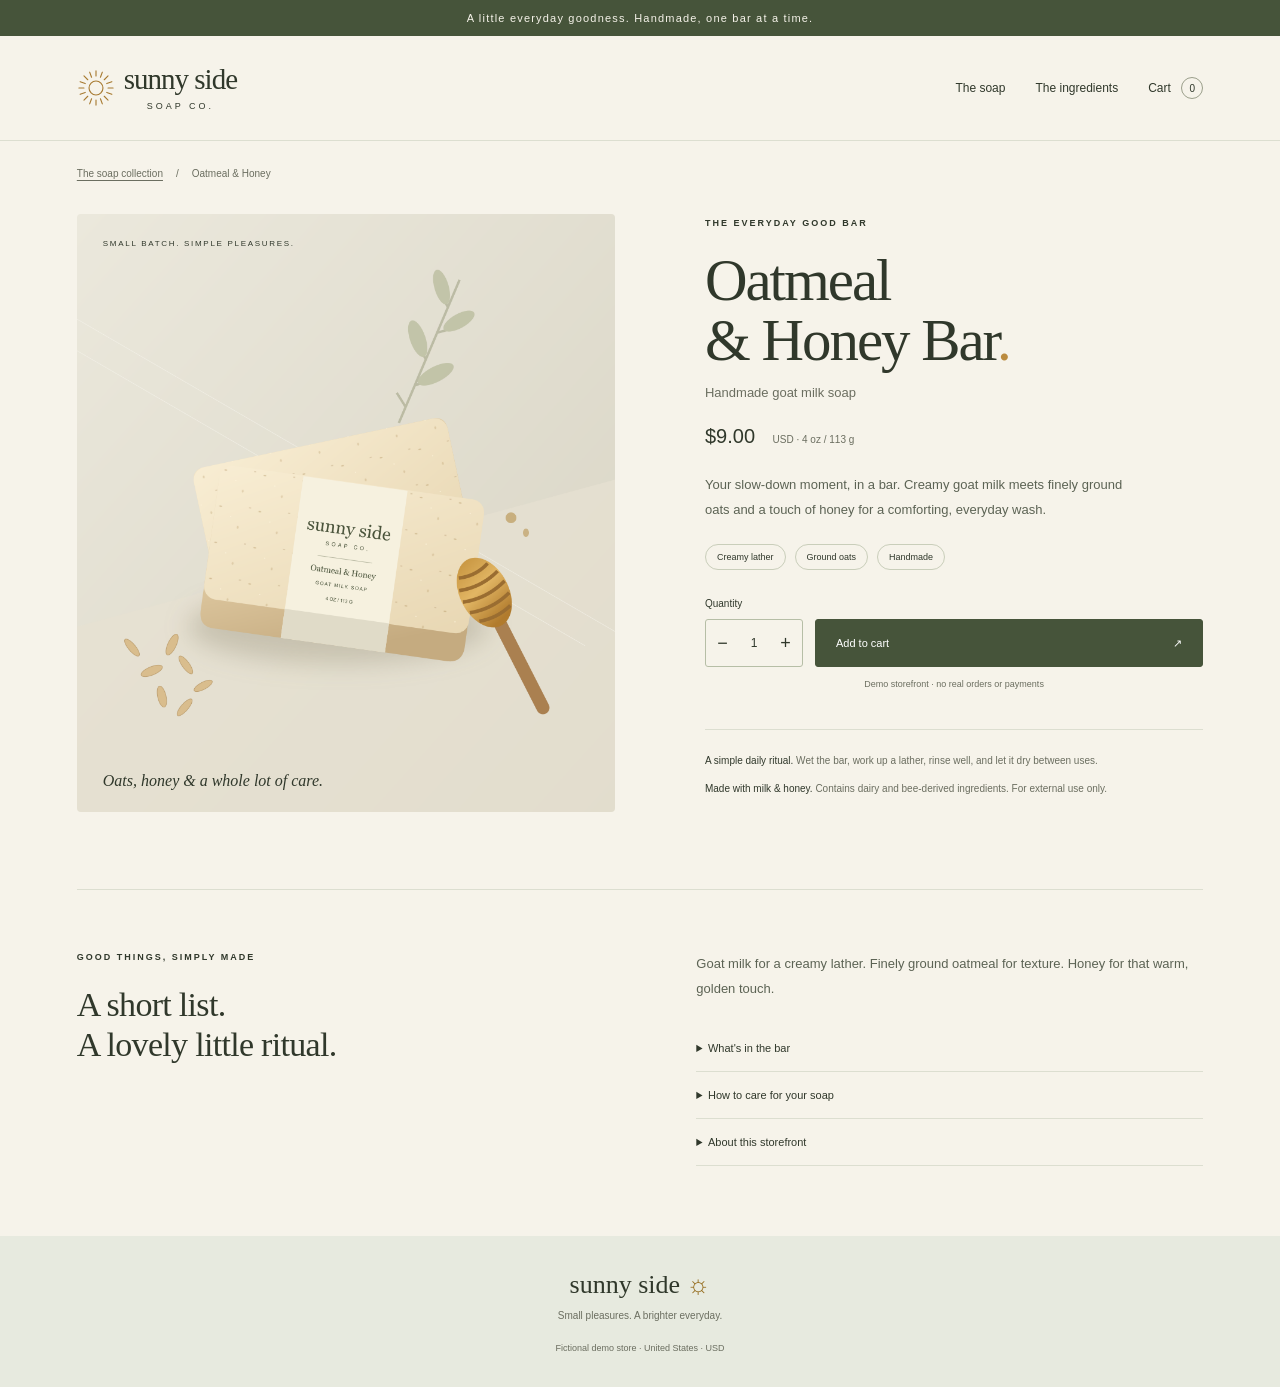
<file: index.html>
<!doctype html>
<html lang="en">
<head>
  <meta charset="utf-8">
  <meta name="viewport" content="width=device-width, initial-scale=1">
  <meta name="robots" content="noindex, nofollow">
  <title>Sunny Side Soap Co.</title>
  <meta http-equiv="refresh" content="0;url=products/oatmeal-honey-soap/">
  <script>location.replace('./products/oatmeal-honey-soap/' + location.search + location.hash);</script>
</head>
<body><p><a href="products/oatmeal-honey-soap/">Shop the Oatmeal &amp; Honey Bar</a></p></body>
</html>
</file>
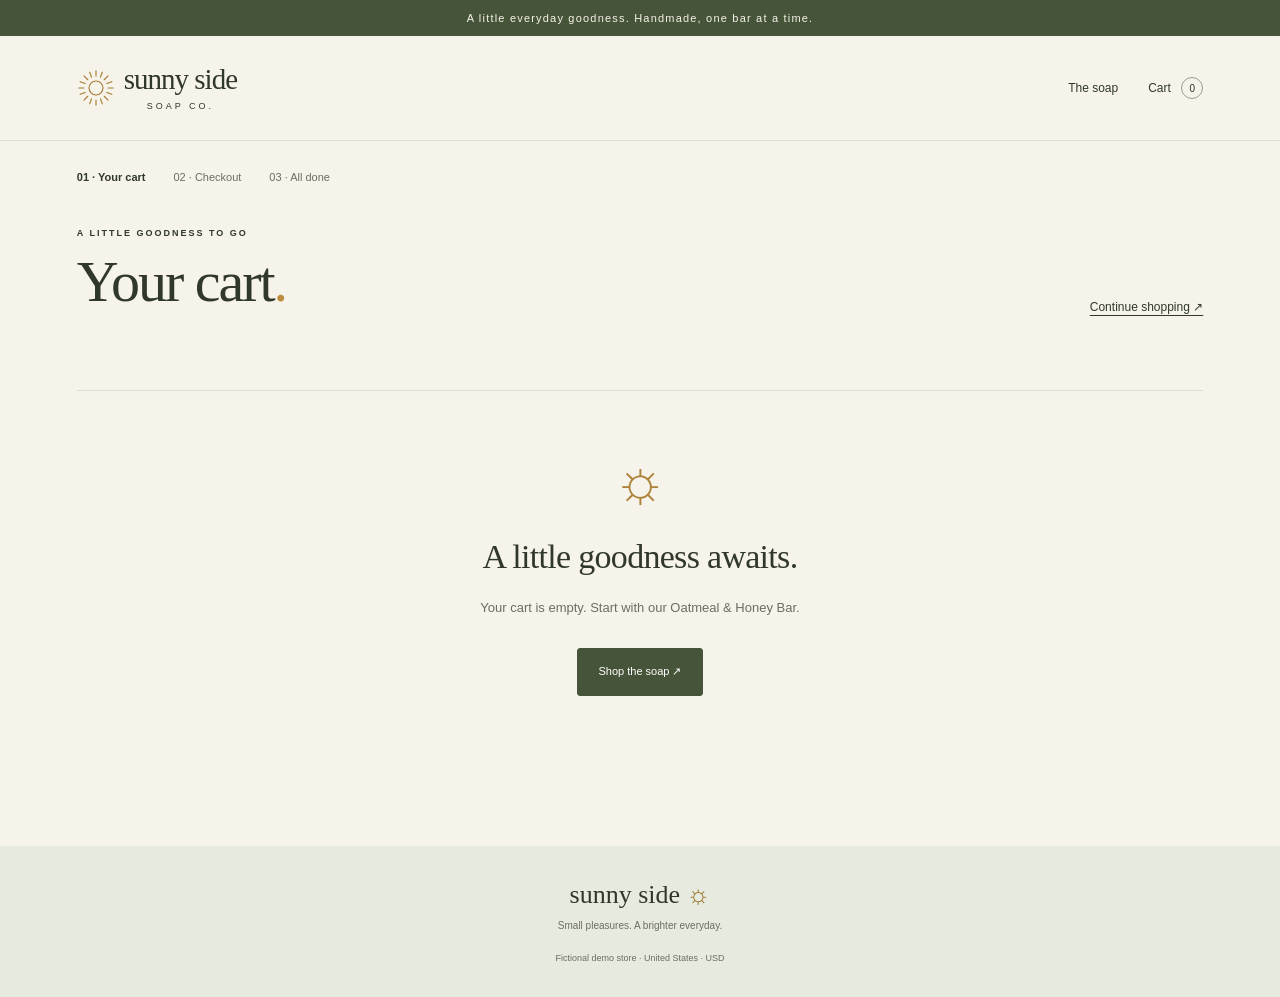
<file: cart/index.html>
<!doctype html>
<html lang="en">
<head>
  <meta charset="utf-8"><meta name="viewport" content="width=device-width, initial-scale=1"><meta name="robots" content="noindex, nofollow"><meta name="theme-color" content="#f6f3ea">
  <title>Your cart | Sunny Side Soap Co.</title>
  <link rel="icon" type="image/svg+xml" href="../assets/sun.svg"><link rel="stylesheet" href="../styles.css?v=cart-checkout-1"><script src="../store.js?v=cart-checkout-1" defer></script>
</head>
<body data-page="cart">
  <a class="skip" href="#main">Skip to content</a>
  <div class="announcement">A little everyday goodness. Handmade, one bar at a time.</div>
  <header class="header">
    <a class="wordmark" href="../" data-store-link aria-label="Sunny Side Soap Co. home"><img src="../assets/sun.svg" width="38" height="38" alt=""><span>sunny side<span class="wordmark-small">SOAP CO.</span></span></a>
    <nav aria-label="Main navigation"><a href="../products/oatmeal-honey-soap/" data-store-link>The soap</a><a class="bag-link" href="../cart/" data-store-link>Cart <span data-cart-count>0</span></a></nav>
  </header>
  <main class="commerce-main" id="main">
    <nav class="checkout-steps" aria-label="Order progress"><span aria-current="step">01 · Your cart</span><span>02 · Checkout</span><span>03 · All done</span></nav>

    <div class="commerce-heading"><div><p class="eyebrow">A LITTLE GOODNESS TO GO</p><h1>Your cart<span class="title-dot">.</span></h1></div><a class="text-link" href="../products/oatmeal-honey-soap/" data-store-link>Continue shopping ↗</a></div>
    <p id="cart-status" class="cart-status" data-store-status role="status" aria-live="polite"></p>
    <section class="empty-state" data-empty-cart>
      <span class="empty-sun" aria-hidden="true">☼</span><h2 id="empty-cart-title" tabindex="-1">A little goodness awaits.</h2><p>Your cart is empty. Start with our Oatmeal &amp; Honey Bar.</p><a class="primary button-link" href="../products/oatmeal-honey-soap/" data-store-link>Shop the soap ↗</a>
    </section>
    <div class="commerce-grid" data-cart-body hidden>
      <section class="cart-items" aria-label="Cart items">
        <div class="cart-table-heading"><span>PRODUCT</span><span>TOTAL</span></div>
        <article class="cart-item">
          <a class="cart-image" href="../products/oatmeal-honey-soap/" data-store-link><img src="../assets/oatmeal-honey-soap.png" width="900" height="1000" alt="Oatmeal &amp; Honey Bar"></a>
          <div class="cart-item-details"><p class="eyebrow">SUNNY SIDE SOAP CO.</p><h2><a href="../products/oatmeal-honey-soap/" data-store-link>Oatmeal &amp; Honey Bar</a></h2><p>Handmade goat milk soap · 4 oz</p><p>$9.00 USD each</p>
            <div class="cart-controls"><div class="quantity"><button id="cart-decrease" type="button" aria-label="Decrease cart quantity">−</button><input id="cart-quantity" type="number" inputmode="numeric" min="1" max="20" value="1" aria-label="Cart quantity"><button id="cart-increase" type="button" aria-label="Increase cart quantity">+</button></div><button class="text-button" id="remove-item" type="button">Remove</button></div>
          </div><p class="line-total" data-cart-total>$0.00</p>
        </article>
        <div class="cart-reassurance"><span aria-hidden="true">☼</span><p><strong>Good things come in small batches.</strong><br>Oats, honey, and a moment just for you.</p></div>
      </section>
      <aside class="order-summary" aria-labelledby="summary-title"><p class="eyebrow">THE GOOD STUFF</p><h2 id="summary-title">Order summary</h2><dl class="totals"><div><dt>Subtotal</dt><dd data-cart-total>$0.00</dd></div><div><dt>Shipping <span class="muted">(demo)</span></dt><dd>Complimentary</dd></div><div><dt>Tax <span class="muted">(demo)</span></dt><dd>$0.00</dd></div><div class="grand-total"><dt>Demo total</dt><dd><span data-cart-total>$0.00</span> <small>USD</small></dd></div></dl><a class="primary button-link wide" href="../checkout/" data-store-link>Continue to checkout ↗</a><p class="summary-note">This is a demo store. No real payment will be taken.</p></aside>
    </div>
    <noscript><p class="demo-banner">Enable JavaScript to use the demo cart and checkout.</p></noscript>
  </main>
  <footer><a class="footer-brand" href="../products/oatmeal-honey-soap/" data-store-link>sunny side<span aria-hidden="true"> ☼</span></a><p>Small pleasures. A brighter everyday.</p><small>Fictional demo store · United States · USD</small></footer>
</body>
</html>
</file>
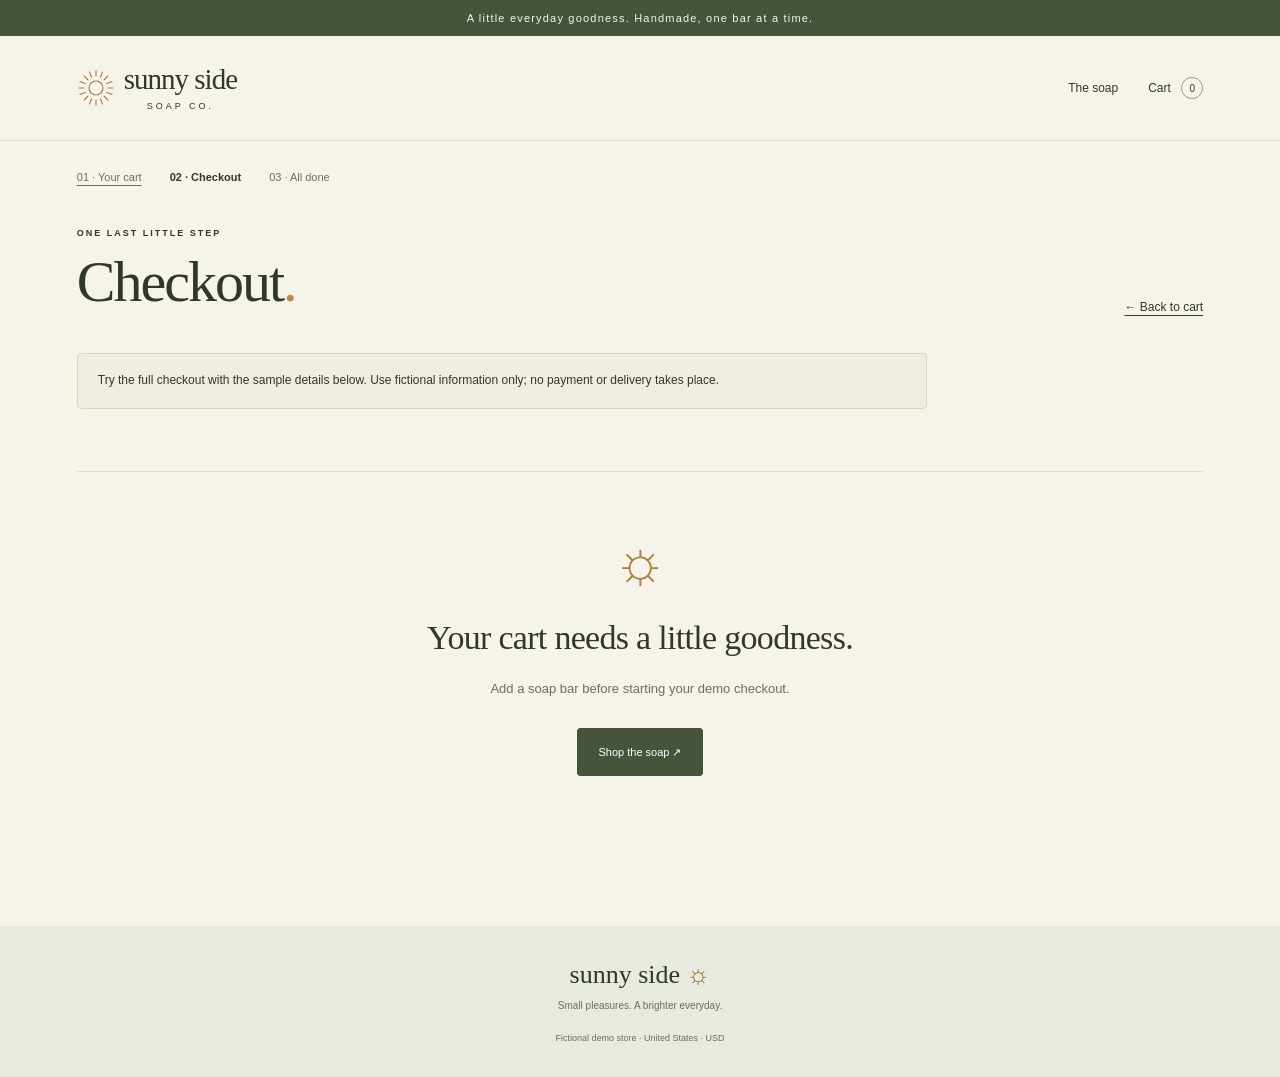
<file: checkout/index.html>
<!doctype html>
<html lang="en">
<head>
  <meta charset="utf-8"><meta name="viewport" content="width=device-width, initial-scale=1"><meta name="robots" content="noindex, nofollow"><meta name="theme-color" content="#f6f3ea">
  <title>Demo checkout | Sunny Side Soap Co.</title>
  <link rel="icon" type="image/svg+xml" href="../assets/sun.svg"><link rel="stylesheet" href="../styles.css?v=cart-checkout-1"><script src="../store.js?v=cart-checkout-1" defer></script>
</head>
<body data-page="checkout">
  <a class="skip" href="#main">Skip to content</a>
  <div class="announcement">A little everyday goodness. Handmade, one bar at a time.</div>
  <header class="header">
    <a class="wordmark" href="../" data-store-link aria-label="Sunny Side Soap Co. home"><img src="../assets/sun.svg" width="38" height="38" alt=""><span>sunny side<span class="wordmark-small">SOAP CO.</span></span></a>
    <nav aria-label="Main navigation"><a href="../products/oatmeal-honey-soap/" data-store-link>The soap</a><a class="bag-link" href="../cart/" data-store-link>Cart <span data-cart-count>0</span></a></nav>
  </header>
  <main class="commerce-main" id="main">
    <nav class="checkout-steps" aria-label="Order progress"><a href="../cart/" data-store-link>01 · Your cart</a><span aria-current="step">02 · Checkout</span><span>03 · All done</span></nav>

    <div class="commerce-heading"><div><p class="eyebrow">ONE LAST LITTLE STEP</p><h1>Checkout<span class="title-dot">.</span></h1></div><a class="text-link" href="../cart/" data-store-link>← Back to cart</a></div>
    <p class="demo-banner">Try the full checkout with the sample details below. Use fictional information only; no payment or delivery takes place.</p>
    <p class="cart-status" data-store-status role="status" aria-live="polite"></p>
    <section class="empty-state" data-empty-cart><span class="empty-sun" aria-hidden="true">☼</span><h2>Your cart needs a little goodness.</h2><p>Add a soap bar before starting your demo checkout.</p><a class="primary button-link" href="../products/oatmeal-honey-soap/" data-store-link>Shop the soap ↗</a></section>
    <div class="commerce-grid checkout-grid" data-cart-body hidden>
      <form id="checkout-form" autocomplete="off">
        <fieldset class="checkout-section"><legend><span>01</span> Contact</legend><label for="email">Email address</label><input id="email" type="email" value="alex@example.com" maxlength="100" required autocomplete="off"><p class="field-hint">Sample email only. No confirmation email will be sent.</p></fieldset>
        <fieldset class="checkout-section"><legend><span>02</span> Delivery details</legend><div class="field-grid"><div><label for="first-name">First name</label><input id="first-name" value="Alex" maxlength="50" required></div><div><label for="last-name">Last name</label><input id="last-name" value="Example" maxlength="50" required></div></div><label for="address">Street address</label><input id="address" value="123 Sample Lane" maxlength="120" required><div class="field-grid address-grid"><div><label for="city">City</label><input id="city" value="Portland" maxlength="60" required></div><div><label for="state">State</label><input id="state" value="OR" maxlength="2" pattern="[A-Za-z]{2}" title="Use a two-letter US state abbreviation" required></div><div><label for="zip">ZIP code</label><input id="zip" inputmode="numeric" value="97205" maxlength="10" pattern="[0-9]{5}(-[0-9]{4})?" title="Use a five-digit ZIP code" required></div></div><label for="country">Country</label><select id="country"><option>United States</option></select></fieldset>
        <fieldset class="checkout-section"><legend><span>03</span> Shipping</legend><div class="selected-option"><span class="option-check" aria-hidden="true">✓</span><div><strong>Standard delivery · demo</strong><p>Illustrative shipping option. Nothing will be shipped.</p></div><span>Free</span></div></fieldset>
        <fieldset class="checkout-section"><legend><span>04</span> Payment</legend><div class="selected-option"><span class="option-check" aria-hidden="true">✓</span><div><strong>Demo payment</strong><p>No card details needed. You will be charged $0.</p></div></div></fieldset>
        <button id="place-order" class="primary wide place-order" type="submit" disabled>Place demo order ↗</button><p class="summary-note">Creates a simulated order only. No purchase is made.</p>
      </form>
      <aside class="order-summary" aria-labelledby="summary-title"><p class="eyebrow">YOUR LITTLE EVERYDAY GOODNESS</p><h2 id="summary-title">Order summary</h2><div class="summary-product"><img src="../assets/oatmeal-honey-soap.png" width="90" height="100" alt="Oatmeal &amp; Honey Bar"><div><strong>Oatmeal &amp; Honey Bar</strong><p data-item-count>0 bars</p><p>4 oz · $9.00 each</p></div></div><dl class="totals"><div><dt>Subtotal</dt><dd data-cart-total>$0.00</dd></div><div><dt>Shipping <span class="muted">(demo)</span></dt><dd>Complimentary</dd></div><div><dt>Tax <span class="muted">(demo)</span></dt><dd>$0.00</dd></div><div class="grand-total"><dt>Demo total</dt><dd><span data-cart-total>$0.00</span> <small>USD</small></dd></div></dl><p class="summary-note">Your demo total is for illustration. No payment is collected.</p></aside>
    </div>
    <noscript><p class="demo-banner">Enable JavaScript to use the demo cart and checkout.</p></noscript>
  </main>
  <footer><a class="footer-brand" href="../products/oatmeal-honey-soap/" data-store-link>sunny side<span aria-hidden="true"> ☼</span></a><p>Small pleasures. A brighter everyday.</p><small>Fictional demo store · United States · USD</small></footer>
</body>
</html>
</file>
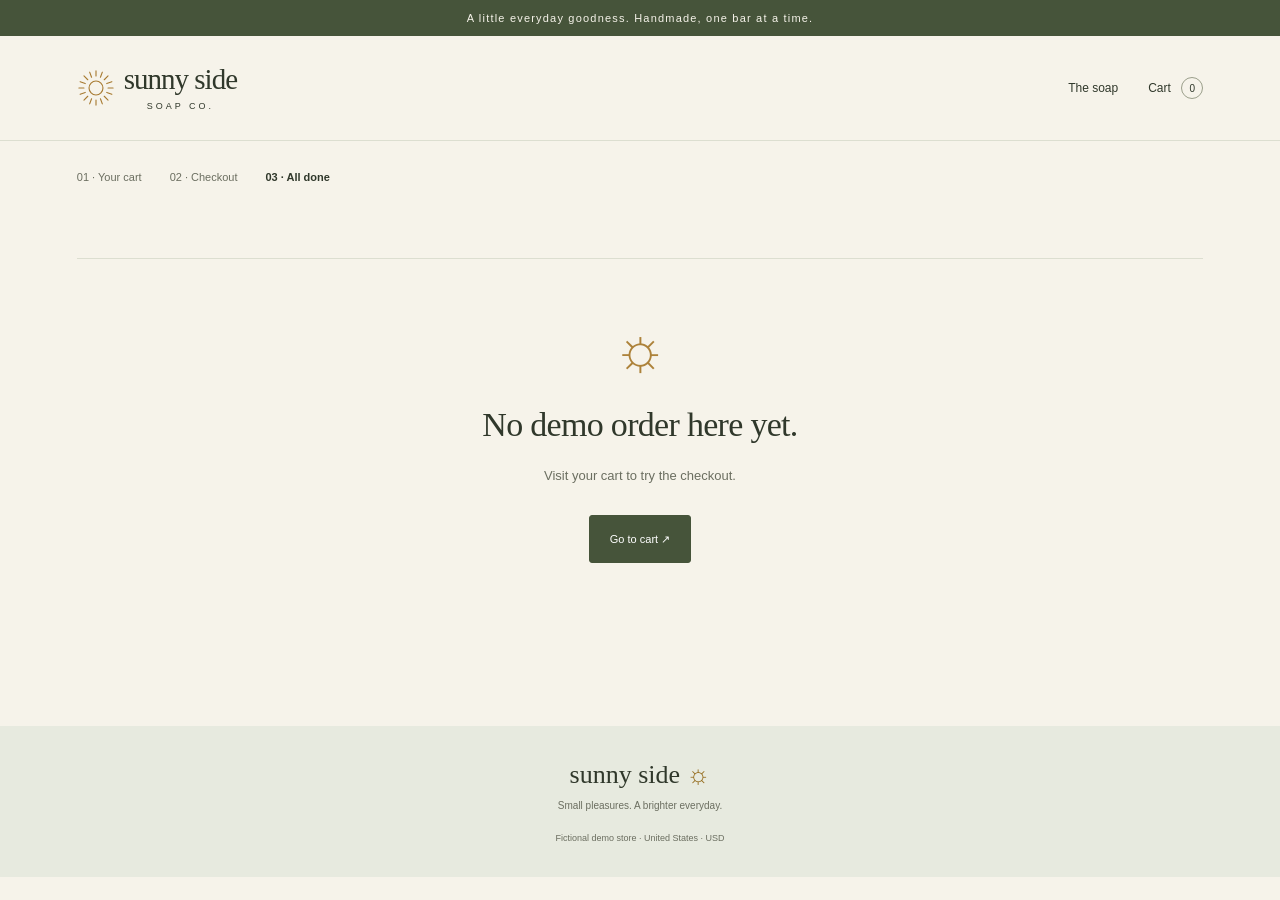
<file: order-confirmation/index.html>
<!doctype html>
<html lang="en">
<head>
  <meta charset="utf-8"><meta name="viewport" content="width=device-width, initial-scale=1"><meta name="robots" content="noindex, nofollow"><meta name="theme-color" content="#f6f3ea">
  <title>Demo order confirmation | Sunny Side Soap Co.</title>
  <link rel="icon" type="image/svg+xml" href="../assets/sun.svg"><link rel="stylesheet" href="../styles.css?v=cart-checkout-1"><script src="../store.js?v=cart-checkout-1" defer></script>
</head>
<body data-page="confirmation">
  <a class="skip" href="#main">Skip to content</a>
  <div class="announcement">A little everyday goodness. Handmade, one bar at a time.</div>
  <header class="header">
    <a class="wordmark" href="../" data-store-link aria-label="Sunny Side Soap Co. home"><img src="../assets/sun.svg" width="38" height="38" alt=""><span>sunny side<span class="wordmark-small">SOAP CO.</span></span></a>
    <nav aria-label="Main navigation"><a href="../products/oatmeal-honey-soap/" data-store-link>The soap</a><a class="bag-link" href="../cart/" data-store-link>Cart <span data-cart-count>0</span></a></nav>
  </header>
  <main class="commerce-main" id="main">
    <nav class="checkout-steps" aria-label="Order progress"><span>01 · Your cart</span><span>02 · Checkout</span><span aria-current="step">03 · All done</span></nav>

    <section class="confirmation-card" id="order-confirmed" hidden><div class="confirmation-mark" aria-hidden="true">✓</div><p class="eyebrow">A LITTLE PRACTICE. A LITTLE GOODNESS.</p><h1>Your demo order<br>is complete<span class="title-dot">.</span></h1><p class="confirmation-intro">Thanks for taking Sunny Side for a spin.</p><div class="receipt"><p>Demo order <strong id="order-number"></strong></p><div class="summary-product"><img src="../assets/oatmeal-honey-soap.png" width="90" height="100" alt="Oatmeal &amp; Honey Bar"><div><strong>Oatmeal &amp; Honey Bar</strong><p id="order-quantity"></p><p>4 oz · $9.00 each</p></div><strong id="order-total"></strong></div><p class="receipt-charge">Amount charged <strong>$0.00</strong></p></div><p class="summary-note">This is a simulated order. Nothing will be shipped, no email will be sent, and no payment has been collected.</p><a class="primary button-link" href="../products/oatmeal-honey-soap/" data-store-link>Back to the soap ↗</a></section>
    <section class="empty-state" id="no-order"><span class="empty-sun" aria-hidden="true">☼</span><h2>No demo order here yet.</h2><p>Visit your cart to try the checkout.</p><a class="primary button-link" href="../cart/" data-store-link>Go to cart ↗</a></section>
    <noscript><p class="demo-banner">Enable JavaScript to use the demo cart and checkout.</p></noscript>
  </main>
  <footer><a class="footer-brand" href="../products/oatmeal-honey-soap/" data-store-link>sunny side<span aria-hidden="true"> ☼</span></a><p>Small pleasures. A brighter everyday.</p><small>Fictional demo store · United States · USD</small></footer>
</body>
</html>
</file>
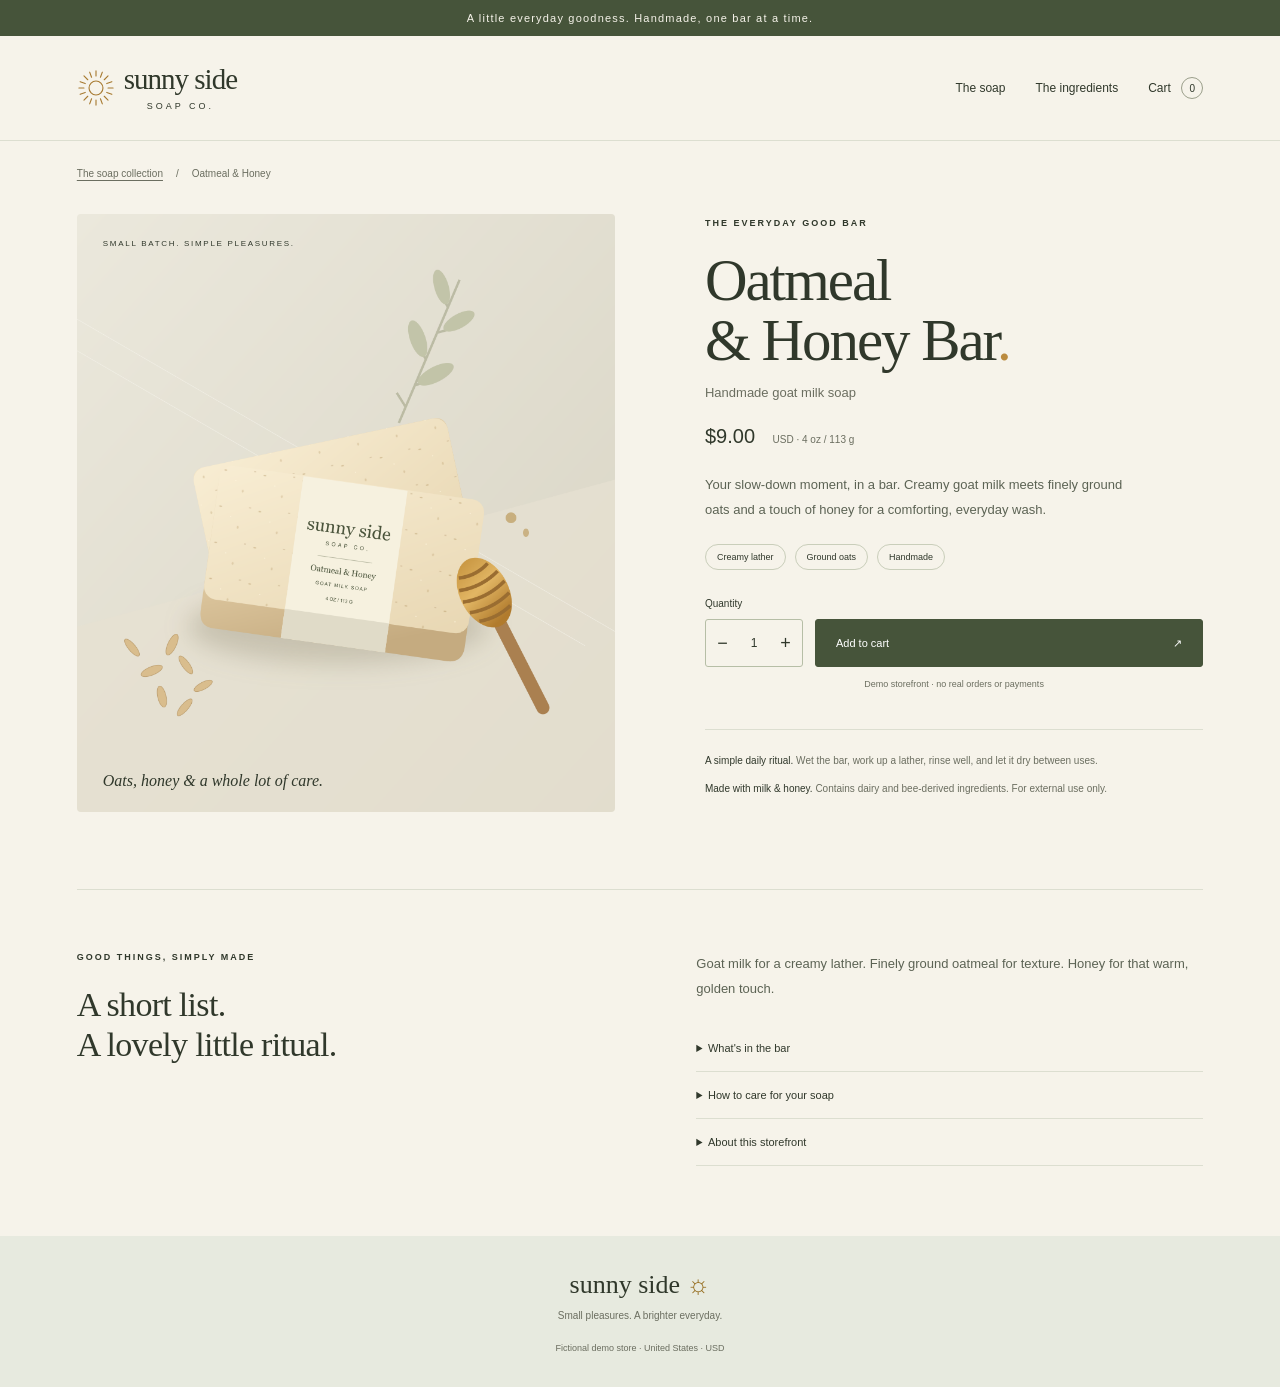
<file: products/oatmeal-honey-soap/index.html>
<!doctype html>
<html lang="en">
<head>
  <meta charset="utf-8">
  <script src="../../pixel-base.js"></script>
  <meta name="viewport" content="width=device-width, initial-scale=1">
  <meta name="robots" content="noindex, nofollow">
  <meta name="description" content="Meet Sunny Side's Oatmeal & Honey Bar: a handmade goat milk soap with finely ground oats, honey, and a creamy lather. $9 for a 4 oz bar. Demo storefront.">
  <meta name="theme-color" content="#f6f3ea">
  <meta property="og:type" content="product">
  <meta property="og:title" content="Oatmeal & Honey Bar | Sunny Side Soap Co.">
  <meta property="og:description" content="A little everyday goodness. Handmade goat milk soap with oats and honey. 4 oz · $9 USD. Demo storefront.">
  <meta property="og:image" content="https://dandzl.github.io/pixel-03-test-store/assets/oatmeal-honey-soap.png">
  <title>Oatmeal &amp; Honey Bar | Sunny Side Soap Co.</title>
  <link rel="icon" type="image/svg+xml" href="../../assets/sun.svg">
  <link rel="stylesheet" href="../../styles.css?v=cart-checkout-1">
  <script src="../../store.js?v=cart-checkout-1" defer></script>
  <script type="application/ld+json">
  {
    "@context": "https://schema.org",
    "@type": "Product",
    "name": "Oatmeal & Honey Bar",
    "description": "Illustrative demo product: handmade goat milk soap with finely ground oats and honey. One 4 oz / 113 g bar.",
    "image": "https://dandzl.github.io/pixel-03-test-store/assets/oatmeal-honey-soap.png",
    "brand": {"@type": "Brand", "name": "Sunny Side Soap Co."},
    "sku": "SS-OH-004",
    "offers": {
      "@type": "Offer",
      "url": "https://dandzl.github.io/pixel-03-test-store/products/oatmeal-honey-soap/",
      "priceCurrency": "USD",
      "price": "9.00",
      "availability": "https://schema.org/InStock"
    }
  }
  </script>
</head>
<body>
  <a class="skip" href="#product">Skip to product</a>
  <div class="announcement">A little everyday goodness. Handmade, one bar at a time.</div>
  <header class="header">
    <a class="wordmark" href="../../" data-store-link aria-label="Sunny Side Soap Co. home"><img src="../../assets/sun.svg" width="38" height="38" alt=""><span>sunny side<span class="wordmark-small">SOAP CO.</span></span></a>
    <nav aria-label="Main navigation"><a href="#product">The soap</a><a href="#ingredients">The ingredients</a><a class="bag-link" href="../../cart/" data-store-link>Cart <span data-cart-count>0</span></a></nav>
  </header>
  <main>
    <div class="breadcrumb"><a href="#product">The soap collection</a><span aria-hidden="true">/</span> Oatmeal &amp; Honey</div>
    <section class="product" id="product" aria-labelledby="product-title">
      <div class="product-visual">
        <span class="photo-label">SMALL BATCH. SIMPLE PLEASURES.</span>
        <img class="hero-image" src="../../assets/oatmeal-honey-soap.png" width="900" height="1000" alt="Illustration of two creamy oatmeal and honey soap bars, wrapped with a Sunny Side label, beside oats and a honey dipper.">
        <span class="visual-caption">Oats, honey &amp; a whole lot of care.</span>
      </div>
      <div class="product-copy">
        <p class="eyebrow">THE EVERYDAY GOOD BAR</p>
        <h1 id="product-title">Oatmeal<br>&amp; Honey Bar<span class="title-dot">.</span></h1>
        <p class="subtitle">Handmade goat milk soap</p>
        <p class="price">$9.00 <span>USD · 4 oz / 113 g</span></p>
        <p class="description">Your slow-down moment, in a bar. Creamy goat milk meets finely ground oats and a touch of honey for a comforting, everyday wash.</p>
        <div class="qualities"><span>Creamy lather</span><span>Ground oats</span><span>Handmade</span></div>
        <form id="add-form">
          <label class="quantity-label" for="quantity">Quantity</label>
          <div class="buy-row"><div class="quantity"><button type="button" id="decrease" aria-label="Decrease quantity">−</button><input id="quantity" name="quantity" type="number" inputmode="numeric" min="1" max="20" value="1" required aria-label="Quantity"><button type="button" id="increase" aria-label="Increase quantity">+</button></div><button class="primary" type="submit">Add to cart <span aria-hidden="true">↗</span></button></div>
        </form>
        <p class="demo-note">Demo storefront · no real orders or payments</p>
        <p id="cart-status" class="cart-status" data-store-status role="status" aria-live="polite"></p>
        <a id="view-cart" class="text-link" href="../../cart/" data-store-link hidden>View cart &amp; checkout →</a>
        <div class="product-facts"><p><strong>A simple daily ritual.</strong> Wet the bar, work up a lather, rinse well, and let it dry between uses.</p><p><strong>Made with milk &amp; honey.</strong> Contains dairy and bee-derived ingredients. For external use only.</p></div>
      </div>
    </section>
    <section class="ingredients" id="ingredients" aria-labelledby="ingredients-title">
      <div><p class="eyebrow">GOOD THINGS, SIMPLY MADE</p><h2 id="ingredients-title">A short list.<br>A lovely little ritual.</h2></div>
      <div class="ingredient-details"><p>Goat milk for a creamy lather. Finely ground oatmeal for texture. Honey for that warm, golden touch.</p><details><summary>What's in the bar</summary><p>Illustrative formula: olive oil, coconut oil, goat milk, shea butter, sodium hydroxide (used in soapmaking), finely ground oatmeal, and honey.</p></details><details><summary>How to care for your soap</summary><p>Keep your bar on a draining soap dish and let it dry between uses. Avoid contact with eyes; discontinue use if irritation occurs.</p></details><details><summary>About this storefront</summary><p>Sunny Side Soap Co. is a fictional demonstration brand. Product details and illustrations are sample content. Try the cart and checkout with sample details to create a simulated order. No real orders, shipping, or payments are processed.</p></details></div>
    </section>
  </main>
  <footer><a class="footer-brand" href="#product">sunny side<span aria-hidden="true"> ☼</span></a><p>Small pleasures. A brighter everyday.</p><small>Fictional demo store · United States · USD</small></footer>
</body>
</html>
</file>
<file: styles.css>
:root{--paper:#f6f3ea;--ink:#30382b;--olive:#46543a;--muted:#6b6e60;--line:#dcded0;--gold:#d8ab56;font-family:Arial,Helvetica,sans-serif;color:var(--ink);background:var(--paper);font-synthesis:none}
*{box-sizing:border-box}html{scroll-behavior:smooth;scroll-padding-top:24px}body{margin:0}a{color:inherit;text-decoration:none}button,input{font:inherit}button,a,summary{touch-action:manipulation}button{cursor:pointer}button:focus-visible,a:focus-visible,input:focus-visible,summary:focus-visible{outline:3px solid #aa6b25;outline-offset:5px}.skip{position:absolute;top:-100px;left:12px;z-index:20;background:white;padding:12px}.skip:focus{top:12px}.announcement{text-align:center;background:var(--olive);color:var(--paper);font-size:11px;letter-spacing:1.2px;padding:12px}.header{max-width:1440px;margin:auto;display:flex;align-items:center;justify-content:space-between;padding:29px 6%;border-bottom:1px solid var(--line)}.wordmark{display:flex;gap:9px;align-items:center;font-family:Georgia,serif;font-size:29px;letter-spacing:-1px;line-height:1}.wordmark-small{display:block;font:9px Arial,sans-serif;letter-spacing:3px;text-align:center;margin-top:7px}.header nav{display:flex;gap:30px;align-items:center;font-size:12px}.bag-link{background:none;border:0;color:var(--ink);padding:8px 0}.bag-link span{display:inline-grid;place-items:center;border:1px solid #9b9f8b;border-radius:50%;width:22px;height:22px;margin-left:7px;font-size:10px}main{max-width:1440px;margin:auto;padding:0 6%}.breadcrumb{display:flex;gap:13px;font-size:10px;color:var(--muted);padding:27px 0}.breadcrumb a{text-decoration:underline;text-underline-offset:3px}.product{display:grid;grid-template-columns:1.08fr 1fr;gap:8%;padding-bottom:70px;align-items:center}.product-visual{position:relative;background:#e7e3d6;border-radius:4px;overflow:hidden}.hero-image{width:100%;height:auto;display:block}.photo-label{position:absolute;top:25px;left:26px;font-size:8px;letter-spacing:1.7px;z-index:1}.visual-caption{position:absolute;bottom:22px;left:26px;font:italic 16px Georgia,serif}.eyebrow{font-size:9px;font-weight:600;letter-spacing:2px;margin:0 0 23px}.product-copy{padding:12px 0}h1{font:normal clamp(43px,4.6vw,69px)/1.02 Georgia,'Times New Roman',serif;letter-spacing:-2px;margin:0 0 14px}.title-dot{color:#bb8b3f}.subtitle{font-size:13px;color:var(--muted);margin:0 0 25px}.price{font-size:20px;margin:0 0 25px}.price span{font-size:10px;color:var(--muted);margin-left:12px}.description{font-size:13px;line-height:1.9;max-width:420px;color:#5c6354;margin:0 0 22px}.qualities{display:flex;gap:9px;flex-wrap:wrap;margin:0 0 28px}.qualities span{font-size:9px;border:1px solid #c9ceba;border-radius:20px;padding:7px 11px}.quantity-label{display:block;font-size:10px;margin-bottom:10px}.buy-row{display:flex;gap:12px}.quantity{display:flex;border:1px solid #b6bea6;border-radius:3px;height:48px;flex-shrink:0}.quantity button{width:33px;background:transparent;border:0;font-size:18px;color:var(--ink)}.quantity input{appearance:textfield;-moz-appearance:textfield;border:0;background:transparent;width:30px;min-width:0;text-align:center;color:var(--ink);font-size:12px}.quantity input::-webkit-inner-spin-button,.quantity input::-webkit-outer-spin-button{appearance:none;margin:0}.primary{border:1px solid var(--olive);border-radius:3px;background:var(--olive);color:#fff;padding:15px 20px;min-height:48px;font-size:11px}.buy-row .primary{flex:1;display:flex;justify-content:space-between;align-items:center}.primary:hover{background:#34412b}.demo-note{font-size:9px;text-align:center;color:var(--muted);margin:12px 0}.cart-status{font-size:11px;line-height:1.5;min-height:17px}.product-facts{border-top:1px solid var(--line);margin-top:8px;padding-top:12px}.product-facts p{font-size:10px;line-height:1.9;color:var(--muted);margin:9px 0}.product-facts strong{color:var(--ink);font-weight:500}.ingredients{border-top:1px solid var(--line);padding:62px 0 70px;display:grid;grid-template-columns:1fr 1fr;gap:10%}h2{font:normal 34px/1.15 Georgia,serif;letter-spacing:-.7px;margin:0}.ingredient-details>p{font-size:13px;line-height:1.9;color:#5c6354;margin:0 0 23px}details{border-bottom:1px solid var(--line);font-size:11px}summary{cursor:pointer;padding:17px 0}details p{font-size:12px;line-height:1.8;color:var(--muted);margin:0 0 20px}footer{background:#e7eadf;padding:34px 6%;text-align:center}.footer-brand{font:26px Georgia,serif}.footer-brand span{color:#926817}footer p{font-size:10px;color:var(--muted)}footer small{display:block;margin-top:22px;font-size:9px;color:var(--muted)}dialog{width:min(440px,90vw);border:1px solid var(--line);border-radius:8px;background:var(--paper);color:var(--ink);padding:25px}dialog::backdrop{background:#17201070}.dialog-heading{display:flex;align-items:center;justify-content:space-between;border-bottom:1px solid var(--line);padding-bottom:20px}.dialog-heading h2{font-size:28px}.close{font-size:26px;background:none;border:0;color:var(--ink)}#bag-content{font-size:13px;line-height:1.9;padding:15px 0}.bag-notice{font-size:11px;line-height:1.8;color:var(--muted)}dialog>.primary{width:100%;margin-top:12px}
@media(min-width:1441px){.product-copy{max-width:450px}}@media(max-width:760px){.header{padding:22px 6%}.header nav{gap:17px}.header nav>a{display:none}.wordmark{font-size:25px}.announcement{font-size:9px;letter-spacing:.6px}.breadcrumb{padding:22px 0;font-size:9px}.product{grid-template-columns:1fr;gap:28px;padding-bottom:40px}.product-visual{max-height:580px}.hero-image{aspect-ratio:1/1;object-fit:cover}.photo-label{top:22px;left:22px}.visual-caption{left:22px;font-size:14px}.product-copy{padding:0 1px}h1{font-size:51px}.eyebrow{margin-bottom:18px}.description{max-width:none;font-size:14px}.subtitle{font-size:14px}.price span{font-size:11px}.qualities span{font-size:11px}.product-facts p{font-size:12px}.quantity-label{font-size:12px}.demo-note{font-size:11px}.primary{font-size:13px}.ingredients{grid-template-columns:1fr;gap:27px;padding:36px 0 45px}.ingredient-details>p{font-size:14px}details{font-size:13px}.cart-status{font-size:12px}h2{font-size:32px}}@media(prefers-reduced-motion:reduce){html{scroll-behavior:auto}}

/* Demo cart and checkout */
[hidden]{display:none!important}.header nav .bag-link{display:block}.text-link,.text-button{font-size:12px;text-decoration:underline;text-underline-offset:4px;line-height:1.6}.text-button{padding:8px 0;border:0;background:none;color:var(--muted)}.button-link{display:inline-flex;align-items:center;justify-content:center;text-align:center;gap:16px}.wide{width:100%}.commerce-main{min-height:65vh;padding-bottom:80px}.checkout-steps{display:flex;gap:28px;padding:30px 0 45px;font-size:11px;color:var(--muted)}.checkout-steps [aria-current]{color:var(--ink);font-weight:600}.checkout-steps a{text-decoration:underline;text-underline-offset:4px}.commerce-heading{display:flex;align-items:flex-end;justify-content:space-between;gap:24px;margin-bottom:18px}.commerce-heading h1{font-size:58px}.commerce-heading .eyebrow{margin-bottom:14px}.commerce-heading .text-link{margin-bottom:8px}.commerce-grid{display:grid;grid-template-columns:minmax(0,1.65fr) minmax(310px,1fr);gap:7%;align-items:start;margin-top:16px}.cart-table-heading{display:flex;justify-content:space-between;border-bottom:1px solid var(--line);padding:0 0 17px;font-size:9px;letter-spacing:1.6px;color:var(--muted)}.cart-item{display:grid;grid-template-columns:130px minmax(0,1fr) auto;gap:24px;padding:25px 0;border-bottom:1px solid var(--line)}.cart-image img{width:130px;height:156px;object-fit:cover;border-radius:4px}.cart-item-details .eyebrow{font-size:8px;margin:5px 0 12px}.cart-item-details h2{font-size:23px;line-height:1.2;letter-spacing:-.3px}.cart-item-details>p:not(.eyebrow){font-size:11px;color:var(--muted);line-height:1.6;margin:9px 0}.cart-controls{display:flex;align-items:center;gap:20px;margin-top:16px}.line-total{font-size:15px;margin:4px 0;white-space:nowrap}.cart-reassurance{display:flex;align-items:center;gap:16px;margin-top:24px;padding:20px;background:#edf0e5;border-radius:4px}.cart-reassurance>span{font-size:32px;color:#9a7638}.cart-reassurance p{font-size:11px;line-height:1.9;margin:0;color:var(--muted)}.cart-reassurance strong{font-weight:500;color:var(--ink)}.order-summary{position:sticky;top:24px;border:1px solid #d6dbc9;background:#eff1e8;border-radius:5px;padding:28px}.order-summary .eyebrow{font-size:8px;line-height:1.6;margin-bottom:14px}.order-summary h2{font-size:28px}.totals{margin:28px 0 24px;font-size:12px}.totals>div{display:flex;justify-content:space-between;gap:18px;margin:18px 0}.totals dd{margin:0;text-align:right}.muted{color:var(--muted);font-size:10px}.totals .grand-total{border-top:1px solid #d4dac7;padding-top:23px;margin-top:25px;font-size:16px;align-items:center}.grand-total dd{font-size:22px}.grand-total small{font-size:9px;color:var(--muted)}.summary-note{font-size:11px;line-height:1.8;color:var(--muted);text-align:center;margin:16px 0 0}.empty-state{text-align:center;padding:55px 20px 70px;border-top:1px solid var(--line);margin-top:30px}.empty-sun{display:block;color:#ad823a;font-size:60px;margin:0 0 22px}.empty-state p{font-size:13px;color:var(--muted);line-height:1.8;margin:20px 0 28px}.empty-state h2:focus{outline:none}.demo-banner{border:1px solid #d9d6bf;background:#f0eddf;border-radius:4px;font-size:12px;line-height:1.8;padding:16px 20px;max-width:850px;margin:28px 0 15px}.checkout-grid{margin-top:15px}.checkout-section{border:0;border-bottom:1px solid var(--line);padding:0 0 28px;margin:0 0 28px;min-width:0}.checkout-section legend{font:24px Georgia,serif;margin-bottom:24px;padding:0;display:flex;align-items:center;gap:12px}.checkout-section legend>span{font:10px Arial,sans-serif;color:#7b856b;border:1px solid #c9cfbd;border-radius:50%;width:27px;height:27px;display:inline-grid;place-items:center}.checkout-section label{display:block;font-size:11px;margin:0 0 9px}.checkout-section input,.checkout-section select{width:100%;min-width:0;border:1px solid #c3cab6;border-radius:4px;background:#fbfaf5;color:var(--ink);font:13px Arial,sans-serif;padding:13px 14px;margin:0 0 20px;min-height:45px}.checkout-section input:user-invalid{border-color:#a33c27}.checkout-section .field-hint{font-size:10px;line-height:1.7;color:var(--muted);margin:-7px 0 0}.field-grid{display:grid;grid-template-columns:1fr 1fr;gap:16px}.address-grid{grid-template-columns:1.5fr .6fr 1fr}.selected-option{display:flex;align-items:center;gap:13px;padding:18px;border:1px solid #c5cfb8;border-radius:4px;background:#eff1e8;font-size:11px}.selected-option>div{flex:1}.selected-option strong{font-weight:500}.selected-option p{font-size:11px;color:var(--muted);line-height:1.7;margin:7px 0 0}.option-check{display:grid;place-items:center;width:19px;height:19px;background:var(--olive);color:#fff;border-radius:50%;font-size:11px;flex-shrink:0}.place-order{font-size:13px}.primary:disabled,.quantity button:disabled{opacity:.45;cursor:not-allowed}.summary-product{display:flex;align-items:center;gap:15px;padding:25px 0;border-bottom:1px solid #d4dac7}.summary-product img{width:70px;height:82px;object-fit:cover;border-radius:4px;flex-shrink:0}.summary-product strong{font-size:12px;font-weight:500;line-height:1.6}.summary-product p{font-size:10px;color:var(--muted);margin:7px 0}.confirmation-card{max-width:720px;margin:10px auto 0;text-align:center}.confirmation-mark{margin:0 auto 28px;display:grid;place-items:center;border:1px solid #bbc9a9;border-radius:50%;background:#e8eddf;width:62px;height:62px;font-size:25px;color:var(--olive)}.confirmation-card h1{font-size:55px}.confirmation-intro{font-size:14px;color:var(--muted);line-height:1.8}.receipt{max-width:530px;text-align:left;margin:32px auto 0;padding:24px;border:1px solid var(--line);background:#f0f1e8;border-radius:5px}.receipt>p{font-size:12px;margin:0}.receipt>p>strong{float:right;font-size:11px;font-weight:500}.receipt .summary-product>div{flex:1}.receipt .receipt-charge{margin-top:20px}.confirmation-card>.summary-note{max-width:500px;margin:20px auto 26px}
@media(max-width:1000px){.commerce-grid{gap:4%;grid-template-columns:minmax(0,1fr) 320px}.cart-item{grid-template-columns:100px minmax(0,1fr);gap:18px}.cart-image img{width:100px;height:130px}.line-total{grid-column:2}.order-summary{padding:23px}.cart-item-details h2{font-size:21px}}
@media(max-width:760px){.commerce-main{padding-bottom:45px}.checkout-steps{gap:16px;font-size:10px;padding:25px 0 32px;flex-wrap:wrap}.commerce-heading{align-items:flex-start;flex-direction:column;gap:15px}.commerce-heading h1{font-size:46px}.commerce-heading .text-link{font-size:12px}.commerce-grid{grid-template-columns:1fr;gap:28px;margin-top:12px}.cart-item{grid-template-columns:95px minmax(0,1fr);gap:18px}.cart-image img{width:95px;height:125px}.cart-item-details h2{font-size:23px}.cart-item-details>p:not(.eyebrow){font-size:12px}.cart-controls{gap:22px}.cart-controls .quantity input{font-size:13px}.line-total{grid-column:2;font-size:17px}.order-summary{position:static;padding:24px}.totals{font-size:13px}.summary-note{font-size:12px}.text-button{font-size:12px}.checkout-section label{font-size:12px}.checkout-section input,.checkout-section select{font-size:16px}.field-grid{gap:12px}.address-grid{grid-template-columns:1fr 1fr}.address-grid>div:first-child{grid-column:1/-1}.selected-option p{font-size:12px}.checkout-section legend{font-size:26px}.demo-banner{font-size:12px;margin-top:20px}.confirmation-card h1{font-size:43px}.receipt{padding:20px}.receipt .summary-product{flex-wrap:wrap}.receipt .summary-product>div{min-width:140px}.confirmation-card .eyebrow{font-size:8px;line-height:1.7}.empty-state{padding:35px 0 40px}}
</file>
